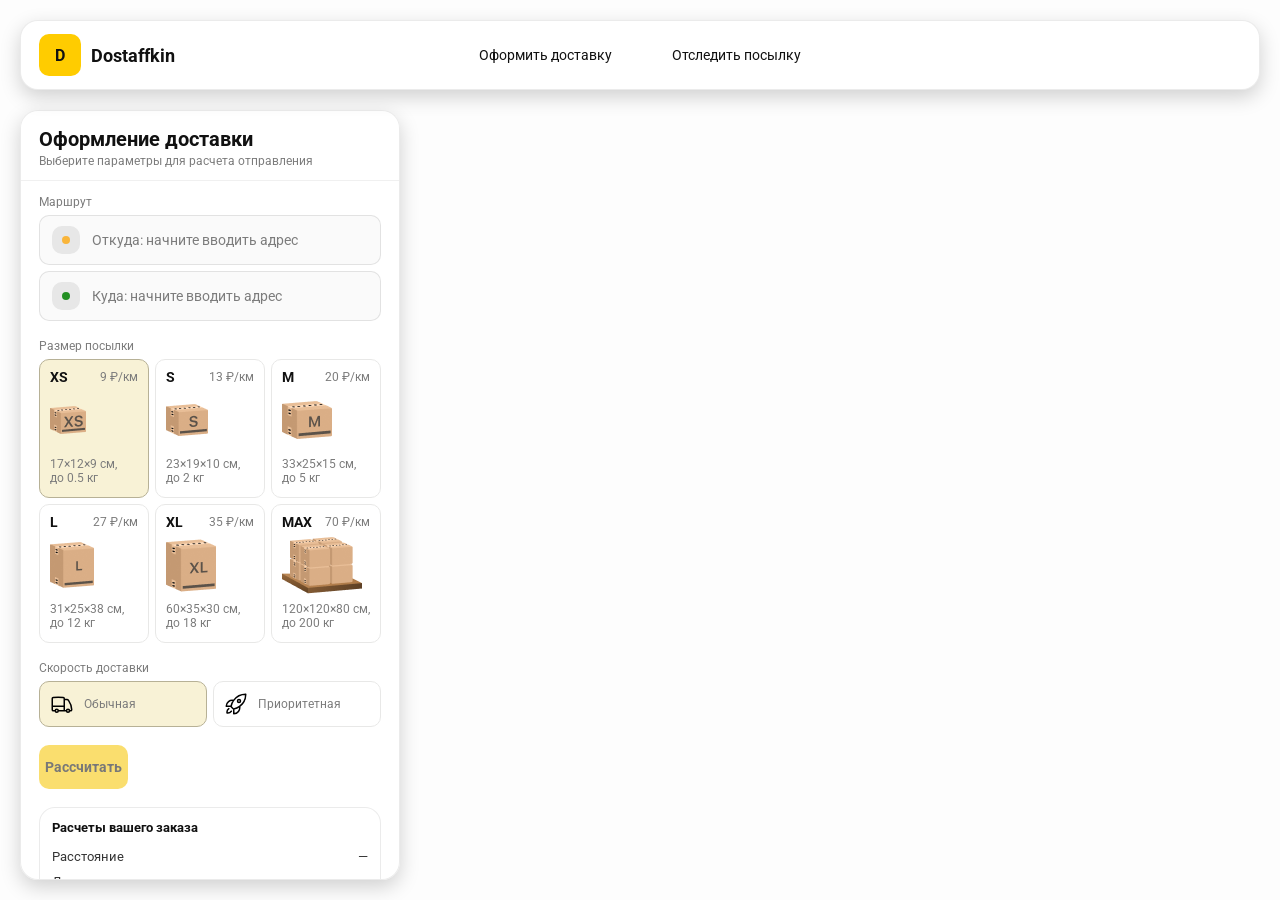
<file: order.html>
<!doctype html>
<html lang="ru">

<head>
    <meta charset="utf-8" />
    <meta name="viewport" content="width=device-width,initial-scale=1,maximum-scale=1,user-scalable=0" />
    <title>Оформление доставки</title>

    <link rel="stylesheet" href="styles/base.css" />
    <link rel="stylesheet" href="styles/base_adaptive.css" />

    <link rel="stylesheet" href="styles/order.css" />
    <link rel="stylesheet" href="styles/order_adaptive.css" />

    <script src="https://testologia.ru/ymc_min.js" data-apikey="b76b476d-54c4-4c4a-9130-0e876515d63f" data-suggest-apikey="384dbcf3-ae68-4b5d-81d1-d922b78da53b"></script>
</head>

<body>
    <div id="map"></div>
    <header class="header">
        <a class="header-brand" href="./index.html">
            <div class="header-logo">D</div>
            <div class="header-title">Dostaffkin</div>
        </a>
        <nav class="header-menu">
            <a class="header-link" href="#">Оформить <span>доставку</span></a>
            <a class="header-link" href="./track.html">Отследить <span>посылку</span></a>
        </nav>
    </header>
    <aside class="main" id="sidebar">
        <div class="main-header">
            <div class="main-title">Оформление доставки</div>
            <div class="main-text">Выберите параметры для расчета отправления</div>
        </div>
        <div class="main-content">
            <div class="main-route">
                <div class="main-block-title">Маршрут</div>
                <div class="main-fields">
                    <div class="main-field" id="fromField">
                        <div class="main-pin"></div>
                        <input id="from" placeholder="Откуда: начните вводить адрес" autocomplete="off" />
                        <div class="main-ac" id="fromAc" role="listbox" aria-label="Подсказки адресов"></div>
                    </div>

                    <div class="main-field" id="toField">
                        <div class="main-pin"></div>
                        <input id="to" placeholder="Куда: начните вводить адрес" autocomplete="off" />
                        <div class="main-ac" id="toAc" role="listbox" aria-label="Подсказки адресов"></div>
                    </div>
                </div>
            </div>
            <div class="main-package">
                <div class="main-block-title">Размер посылки</div>

                <div class="main-sizes">
                    <div class="main-size-card is-active" data-value="xs">
                        <div class="main-size-top">
                            <div class="main-size-label">XS</div>
                            <div class="main-size-rate">9 ₽/км</div>
                        </div>
                        <div class="main-size-media">
                            <img src="images/sizes/xs.png" alt="Короб XS" />
                        </div>
                        <div class="main-size-description">17×12×9 см,<br>до 0.5 кг</div>
                    </div>

                    <div class="main-size-card" data-value="s">
                        <div class="main-size-top">
                            <div class="main-size-label">S</div>
                            <div class="main-size-rate">13 ₽/км</div>
                        </div>
                        <div class="main-size-media">
                            <img src="images/sizes/s.png" alt="Короб S" />
                        </div>
                        <div class="main-size-description">23×19×10 см,<br>до 2 кг</div>
                    </div>

                    <div class="main-size-card" data-value="m">
                        <div class="main-size-top">
                            <div class="main-size-label">M</div>
                            <div class="main-size-rate">20 ₽/км</div>
                        </div>
                        <div class="main-size-media">
                            <img src="images/sizes/m.png" alt="Короб M" />
                        </div>
                        <div class="main-size-description">33×25×15 см,<br>до 5 кг</div>
                    </div>

                    <div class="main-size-card" data-value="l">
                        <div class="main-size-top">
                            <div class="main-size-label">L</div>
                            <div class="main-size-rate">27 ₽/км</div>
                        </div>
                        <div class="main-size-media">
                            <img src="images/sizes/l.png" alt="Короб L" />
                        </div>
                        <div class="main-size-description">31×25×38 см,<br>до 12 кг</div>
                    </div>

                    <div class="main-size-card" data-value="xl">
                        <div class="main-size-top">
                            <div class="main-size-label">XL</div>
                            <div class="main-size-rate">35 ₽/км</div>
                        </div>
                        <div class="main-size-media">
                            <img src="images/sizes/xl.png" alt="Короб XL" />
                        </div>
                        <div class="main-size-description">60×35×30 см,<br>до 18 кг</div>
                    </div>

                    <div class="main-size-card" data-value="max">
                        <div class="main-size-top">
                            <div class="main-size-label">MAX</div>
                            <div class="main-size-rate">70 ₽/км</div>
                        </div>
                        <div class="main-size-media main-size-media-palleta">
                            <img src="images/sizes/max.png" alt="Паллета" />
                        </div>
                        <div class="main-size-description">120×120×80 см,<br>до 200 кг</div>
                    </div>
                </div>
            </div>
            <div class="main-speed">
                <div class="main-block-title">Скорость доставки</div>

                <div class="main-speeds">
                    <div class="main-speed-card is-active" data-value="regular">
                        <img class="main-speed-media" src="images/icons/regular.svg" alt="Regular" />
                        <div class="main-speed-description">Обычная</div>
                    </div>
                    <div class="main-speed-card" data-value="fast">
                        <img class="main-speed-media" src="images/icons/fast.svg" alt="Fast" />
                        <div class="main-speed-description">Приоритетная</div>
                    </div>
                </div>
            </div>
            <div class="main-calculate-block">
                <button id="calc" class="button calculate-button" type="button" disabled>Рассчитать</button>
            </div>
            <div class="main-result" id="result">
                <div class="main-result-title">Расчеты вашего заказа</div>
                <div class="main-result-lines">
                    <div class="main-result-line"><span>Расстояние</span><span id="distanceValue">—</span></div>
                    <div class="main-result-line"><span>Доставим через</span><span id="durationValue">—</span></div>
                    <div class="main-result-line"><span>Тариф</span><span id="rateValue">—</span></div>
                </div>
                <div class="main-price">
                    <div class="main-price-label">Итого</div>
                    <div class="main-price-value" id="totalValue">—</div>
                </div>
            </div>
            <div class="main-order-box">
                <div class="main-order-form" id="orderForm">
                    <div class="main-order-title">Оформление доставки</div>
                    <div class="main-block-info-row">
                        <div class="main-block-title">Контакты</div>
                        <div class="order-fields">
                            <div class="main-field">
                                <input id="customerName" placeholder="Ваше имя" autocomplete="off" />
                            </div>
                            <div class="main-field">
                                <input id="customerPhone" placeholder="Ваш телефон" autocomplete="off"
                                    inputmode="tel" />
                            </div>
                        </div>
                    </div>
                    <div class="main-block-info-row extra-info">
                        <div class="main-block-title">Дополнительная информация</div>
                        <div class="main-field textarea">
                            <textarea id="comment" placeholder="Детали доставки и комментарии"></textarea>
                        </div>
                    </div>
                    <button id="submit" class="button main-submit-request" type="button" disabled>Отправить
                        заявку
                    </button>
                </div>

                <div class="main-order-success" id="orderSuccess">
                    <div class="main-success-icon">✓</div>
                    <div class="main-success-title">Заявка отправлена!</div>
                    <div class="main-success-title">Номер отправления – <span id="orderId"></span></div>
                    <div class="main-success-subtitle">Мы скоро свяжемся с вами</div>
                </div>
            </div>
        </div>
    </aside>
<script src="scripts/order.js"></script>
</body>

</html>
</file>
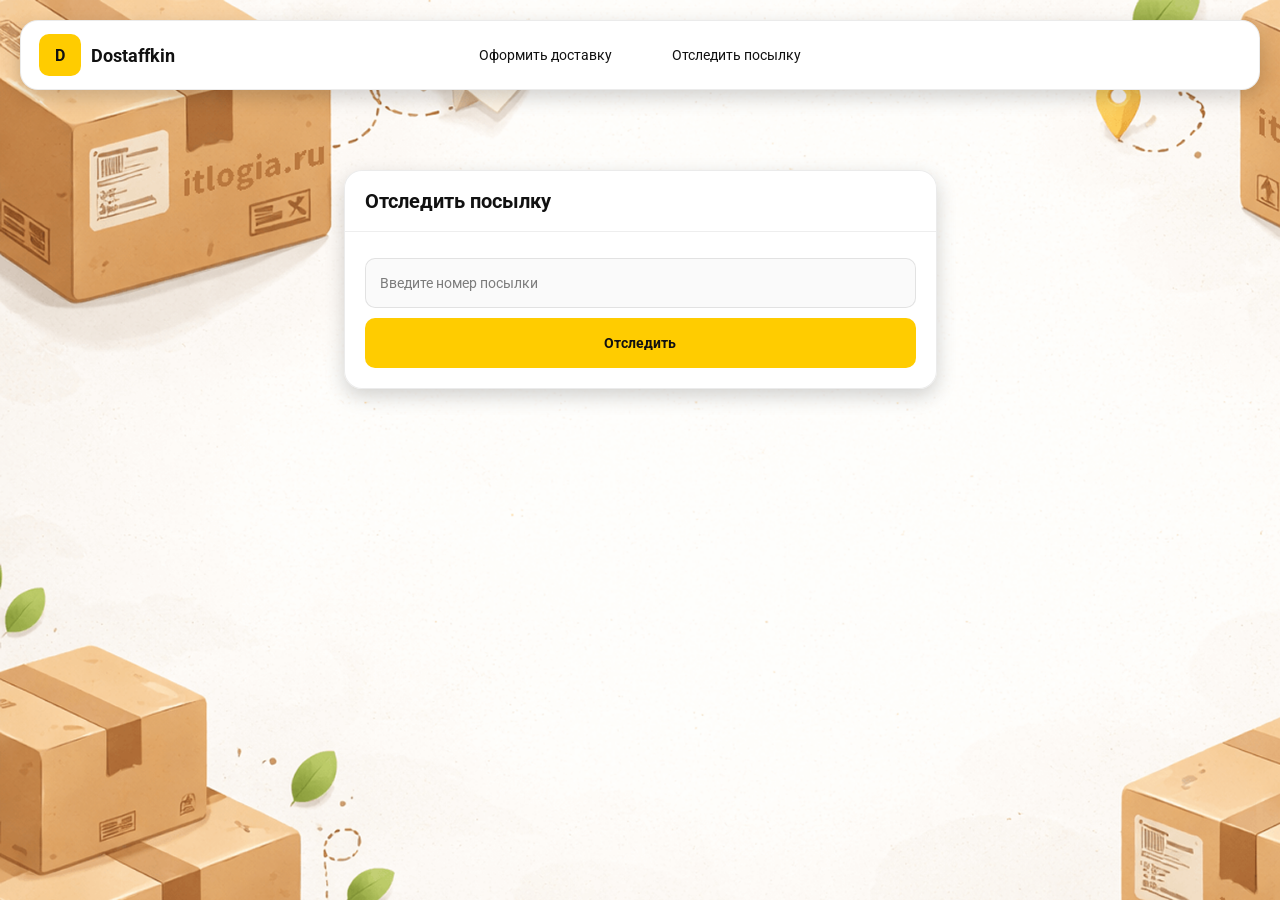
<file: track.html>
<!doctype html>
<html lang="ru">

<head>
    <meta charset="utf-8" />
    <meta name="viewport" content="width=device-width,initial-scale=1,maximum-scale=1,user-scalable=0" />
    <title>Отследить посылку</title>
    <link rel="stylesheet" href="styles/base.css" />
    <link rel="stylesheet" href="styles/base_adaptive.css" />

    <link rel="stylesheet" href="styles/track.css" />
    <link rel="stylesheet" href="styles/track_adaptive.css" />
</head>

<body>
    <div class="container">
        <header class="header">
            <a class="header-brand" href="./index.html">
                <div class="header-logo">D</div>
                <div class="header-title">Dostaffkin</div>
            </a>
            <nav class="header-menu">
                <a class="header-link" href="./order.html">Оформить <span>доставку</span></a>
                <a class="header-link" href="#">Отследить <span>посылку</span></a>
            </nav>
        </header>
        <main class="track-content">
            <section class="track-card track-search">
                <div class="track-title">Отследить посылку</div>
                <div class="track-action">
                    <div class="main-field track-field">
                        <input id="trackNumber" placeholder="Введите номер посылки" autocomplete="off" />
                    </div>
                    <button id="trackButton" class="button track-button" type="button">Отследить</button>
                </div>
            </section>
            <section class="track-card track-result" id="trackResult">
                <div class="track-result-header">
                    <div class="track-id" id="trackIdValue"></div>
                    <div class="track-routes">
                        <div class="track-route">
                            <div class="track-route-pin">
                                <svg xmlns="http://www.w3.org/2000/svg" fill="none" viewBox="0 0 24 24"
                                    stroke-width="1.5" stroke="orange" class="size-6">
                                    <path stroke-linecap="round" stroke-linejoin="round"
                                        d="M15 10.5a3 3 0 1 1-6 0 3 3 0 0 1 6 0Z" />
                                    <path stroke-linecap="round" stroke-linejoin="round"
                                        d="M19.5 10.5c0 7.142-7.5 11.25-7.5 11.25S4.5 17.642 4.5 10.5a7.5 7.5 0 1 1 15 0Z" />
                                </svg>
                            </div>
                            <div class="track-route-address" id="trackFromValue">
                                Откуда: Москва, улица Арбат, 1
                            </div>
                        </div>
                        <div class="track-route track-route-arrow">
                            <svg xmlns="http://www.w3.org/2000/svg" fill="none" viewBox="0 0 24 24" stroke-width="1.5"
                                stroke="currentColor" class="size-6">
                                <path stroke-linecap="round" stroke-linejoin="round"
                                    d="M19.5 13.5 12 21m0 0-7.5-7.5M12 21V3" />
                            </svg>
                        </div>
                        <div class="track-route">
                            <div class="track-route-pin">
                                <svg xmlns="http://www.w3.org/2000/svg" fill="none" viewBox="0 0 24 24"
                                    stroke-width="1.5" stroke="green" class="size-6">
                                    <path stroke-linecap="round" stroke-linejoin="round"
                                        d="M15 10.5a3 3 0 1 1-6 0 3 3 0 0 1 6 0Z" />
                                    <path stroke-linecap="round" stroke-linejoin="round"
                                        d="M19.5 10.5c0 7.142-7.5 11.25-7.5 11.25S4.5 17.642 4.5 10.5a7.5 7.5 0 1 1 15 0Z" />
                                </svg>
                            </div>
                            <div class="track-route-address" id="trackToValue">
                                Куда: Минск, проспект Независимости, 58
                            </div>
                        </div>
                    </div>
                </div>
                <div class="track-info">
                    <div class="track-status-title">Статус данной посылки:</div>
                    <div class="track-status-list" id="trackStatusList">
                     
                        
                    

                    </div>
                </div>
            </section>
        </main>

    </div>
    <script src="scripts/track.js"></script>
</body>

</html>
</file>
<file: styles/base.css>
*,
*::before,
*::after {
    box-sizing: border-box;
}

@font-face {
    font-family: "Roboto";
    src: url("../fonts/Roboto-Regular.ttf");
    font-weight: normal;
}

@font-face {
    font-family: "Roboto";
    src: url("../fonts/Roboto-Bold.ttf");
    font-weight: bold;
}

@font-face {
    font-family: "Roboto";
    src: url("../fonts/Roboto-Medium.ttf");
    font-weight: 500;
}

html,
body {
    margin: 0;
    color: #111111;
    font-family: "Roboto", sans-serif;
}

body {
    background: #FDFDFD;
}

.header {
    border-radius: 18px;
    box-shadow: 0 7px 20px 0 #0000002E;
    backdrop-filter: blur(10px);
    background: #ffffff;
    left: 20px;
    border: 1px solid rgba(0, 0, 0, 0.08);
    position: fixed;
    right: 20px;
    top: 20px;
    padding: 14px 18px;
    height: 70px;
    display: flex;
    align-items: center;
    z-index: 6;
}

.header-brand {
    display: flex;
    align-items: center;
    text-decoration: none;
    gap: 10px;
}

.header-logo {
    width: 42px;
    height: 42px;
    border-radius: 10px;
    background: #FFCC00;
    display: grid;
    place-items: center;
    font-weight: bold;
    color: #111;
}

.header-title {
    font-size: 18px;
    font-weight: bold;
    color: #111111;
    text-decoration: none;
}
.header-menu {
    display: flex;
    align-items: center;
    gap: 60px;
    margin: 0;
    position: absolute;
    left: 50%;
    transform: translateX(-50%);
}

.header-link {
    font-size: 14px;
    color: #111111;
    text-decoration: none;
}
.button {
    border: 0;
    outline: none;
    height: 44px;
    border-radius: 10px;
    font-size: 14px;
    font-weight: bold;
    cursor: pointer;
    font-family: inherit;
    transition: transform .08s ease, opacity .12s ease;
    background: #ffcc00;
    color: #111111;
    text-align: center;
    text-decoration: none;
}

.button:hover {
    background-color: #E5BC19;
}

.button:disabled {
    cursor: not-allowed;
    background-color: #FADE6E;
    color: #787878;
    transform: none;
}

.button.button-white {
    background: #ffffff;
    border: 1px solid #111111;
}

.button.button-white:hover {
    background: rgb(241 241 241);
}
.main-field {
    display: flex;
    align-items: center;
    margin-top: 6px;
    gap: 10px;
    border: 1px solid #1111111A;
    background: #FAFAFA;
    border-radius: 10px;
    padding: 10px 12px;
    position: relative;
    box-sizing: border-box;
    height: 50px;
}

.main-field.textarea {
    height: auto;
}

.main-pin {
    width: 28px;
    height: 28px;
    border-radius: 10px;
    background: rgba(17, 17, 17, 0.08);
    display: grid;
    place-items: center;
    flex: 0 0 auto;
    position: relative;
}

.main-pin::before {
    content: "";
    width: 8px;
    height: 8px;
    border-radius: 999px;
    background: orange;
    opacity: .75;
    display: block;
}

.main-field:last-child .main-pin::before {
    background: green;
    opacity: .85;
}

input, textarea {
    width: 100%;
    border: 0;
    outline: none;
    background: transparent;
    font-size: 14px;
    color: #111111;
    font-family: inherit;
}

textarea {
    resize: vertical;
    min-height: 72px;
    padding: 2px 0;
}

input::placeholder, textarea::placeholder {
    color: #7C7C7C;
}

.main-field:focus-within {
    border-color: rgba(0, 0, 0, 0.20);
    box-shadow: 0 0 0 4px rgba(255, 204, 0, 0.35);
    background: rgba(255, 255, 255, 0.75);
}
</file>
<file: styles/base_adaptive.css>
@media (max-width: 767px) {
    .header {
        left: 10px;
        right: 10px;
        top: 10px;
    }

    .header-link span {
        display: none;
    }

    .header-menu {
        gap: 20px;
        justify-content: flex-start;
        margin: 0 0 0 30px;
        position: static;
        transform: none;
    }
}

@media (max-width: 420px) {
    .header-title {
        display: none;
    }
}

@media (max-width: 374px) {
    .header-menu {
        gap: 10px;
        margin: 0 0 0 10px;
    }
}
</file>
<file: styles/order.css>
#map {
   
    position: fixed;
    inset: 0;
}
.main {
    border-radius: 18px;
    box-shadow: 0 7px 20px 0 #0000002E;
    backdrop-filter: blur(10px);
    background: rgba(255, 255, 255, 0.96);
    left: 20px;
    border: 1px solid rgba(0, 0, 0, 0.08);
    position: fixed;
    top: 110px;
    bottom: 20px;
    width: 380px;
    display: flex;
    flex-direction: column;
    overflow: hidden;
    z-index: 5;
}
.main-header {
    padding: 18px 18px 12px 18px;
    border-bottom: 1px solid rgba(0, 0, 0, 0.06);
    display: flex;
    flex-direction: column;
}

.main-title {
    font-size: 20px;
    line-height: 100%;
    font-weight: bold;
}

.main-text {
    font-size: 12px;
    margin-top: 5px;
    color: #7C7C7C;
}
.main-content {
    padding: 14px 18px 18px 18px;
    overflow: auto;
    scrollbar-width: none;
    display: flex;
    flex-direction: column;
    gap: 18px;
    flex: 1;
}
.main-block-title {
    font-size: 12px;
    color: #7C7C7C;
}

.main-route .main-block-title,
.main-package .main-block-title {
    margin-bottom: 6px;
}
.main-sizes {
    display: grid;
    gap: 6px;
    grid-template-columns: repeat(3, 1fr);
}

.main-size-card {
    border: 1px solid #E8E8E7;
    background: #FFFFFF;
    border-radius: 10px;
    padding: 10px;
    cursor: pointer;
    user-select: none;
    transition: transform .08s ease, border-color .12s ease, background .12s ease;
    min-height: 139px;
}

.main-size-card:hover {
    transform: translateY(-1px);
}

.main-size-card.is-active {
    background-color: #F8F2D6;
    border-color: #B7B196;
}

.main-size-top {
    display: flex;
    align-items: center;
    justify-content: space-between;
}

.main-size-label {
    font-weight: bold;
    font-size: 14px;
    color: #111111;
    line-height: 100%;
}

.main-size-rate {
    font-size: 12px;
    color: #7C7C7C;
    line-height: 100%;
}

.main-size-media {
    margin-top: 8px;
    height: 57px;
}

.main-size-description {
    margin-top: 8px;
    font-size: 12px;
    color: #7C7C7C;
    line-height: 1.2;
}
.main-result {
    border: 1px solid rgba(0, 0, 0, 0.08);
    background: rgba(255, 255, 255, 0.75);
    border-radius: 16px;
    padding: 12px;
    line-height: 1.25;
}

.main-result-title {
    font-weight: bold;
    font-size: 13px;
    color: #111111;
    margin-bottom: 13px;
}

.main-result-lines {
    gap: 8px;
    display: flex;
    flex-direction: column;
}

.main-result-line {
    font-size: 13px;
    color: rgba(17, 17, 17, 0.85);
    display: flex;
    justify-content: space-between;
}

.main-price {
    margin-top: 18px;
    padding-top: 10px;
    border-top: 1px dashed rgba(0, 0, 0, 0.12);
    display: flex;
    align-items: baseline;
    justify-content: space-between;
}

.main-price-label {
    font-size: 12px;
    color: rgba(17, 17, 17, 0.55);
}

.main-price-value {
    font-size: 20px;
    font-weight: bold;
    color: #111111;
    letter-spacing: -0.3px;
}.main-order-box {
    background: #ffffff;
    border: 1px solid #E8E8E7;
    border-radius: 10px;
    padding: 12px;
}

.main-order-title {
    margin-bottom: 8px;
    font-weight: bold;
    font-size: 14px;
    color: #111111;
}

.main-block-info {
    display: flex;
    flex-direction: column;
    gap: 6px;
}

.order-fields {
    display: grid;
    grid-template-columns: 1fr 1fr;
    column-gap: 10px;
    margin-top: 6px;
}

.main-block-info-row.extra-info {
    display: block;
    margin-top: 13px;
}

.main-submit-request {
    width: 100%;
    margin-top: 6px;
}

.main-order-success {
    display: none;
    text-align: center;
    padding: 22px 12px;
    gap: 12px;
}

.main-order-success.is-visible {
    display: flex;
    flex-direction: column;
    align-items: center;
}

.main-success-icon {
    width: 56px;
    height: 56px;
    border-radius: 50%;
    background: #16a34a;
    color: #ffffff;
    display: grid;
    place-items: center;
    font-size: 30px;
}

.main-success-title {
    font-size: 14px;
    font-weight: bold;
    color: #111111;
}

.main-success-subtitle {
    font-size: 12px;
    color: rgba(17, 17, 17, 0.55);
    line-height: 1.3;
}
.main-speed .main-block-title {
    margin-bottom: 6px;
}

.main-speeds {
    display: grid;
    gap: 6px;
    grid-template-columns: repeat(2, 1fr);
}

.main-speed-card {
    border: 1px solid #E8E8E7;
    background: #FFFFFF;
    border-radius: 10px;
    padding: 10px;
    cursor: pointer;
    user-select: none;
    transition: transform .08s ease, border-color .12s ease, background .12s ease;
    display: flex;
    align-items: center;
    gap: 10px;
}

.main-speed-card:hover {
    transform: translateY(-1px);
}

.main-speed-card.is-active {
    background-color: #F8F2D6;
    border-color: #B7B196;
}

.main-speed-description {
    font-size: 12px;
    color: #7C7C7C;
    line-height: 1.2;
}
</file>
<file: styles/order_adaptive.css>
@media (max-width: 767px) {
    .main {
        left: 10px;
        right: 10px;
        top: 50%;
        bottom: 12px;
        width: auto;
        max-width: none;
    }
}

@media (max-width: 420px) {
    .main-sizes {
        grid-template-columns: repeat(2, 1fr);
    }
}
</file>
<file: styles/track.css>
.container {
    background: #F4F4F4 url("../images/track-bg.png");
    background-size: cover;
    min-height: 100vh;
    padding: 170px 0 50px 0;
}
.track-content {
    width: 593px;
    margin: 0 auto;
}
.track-card {
    width: 100%;
    border-radius: 18px;
    box-shadow: 0 7px 20px 0 #0000002E;
    backdrop-filter: blur(10px);
    background: rgba(255, 255, 255, 0.96);
    border: 1px solid rgba(0, 0, 0, 0.08);
}

.track-title {
    font-size: 20px;
    line-height: 100%;
    font-weight: bold;
    border-bottom: 1px solid #EEEEEE;
    padding: 20px;
}

.track-action {
    padding: 20px;
}

.track-button {
    width: 100%;
    height: 50px;
}

.track-field {
    margin-bottom: 10px;
}
.track-result {
    margin-top: 5px;
    display: none;
}

.track-result.is-visible {
    display: block;
}

.track-result-header {
    font-weight: bold;
    font-size: 14px;
    color: #111111;
    padding: 20px;
    border-bottom: 1px solid #EEEEEE;
}

.track-id {
    margin-bottom: 12px;
    font-size: 20px;
}

.track-routes {
    display: flex;
    flex-direction: column;
    gap: 10px;
    font-weight: normal;
}

.track-route {
    display: flex;
    align-items: center;
    gap: 10px;
}

.track-route-pin {
    width: 24px;
    height: 24px;
    flex-shrink: 0;
}

.track-route-arrow {
    padding: 15px 0;
    width: 24px;
    height: 24px;
}

.track-info {
    padding: 20px;
}

.track-status {
    display: flex;
    align-items: center;
    font-size: 12px;
    gap: 10px;
}

.track-status-title {
    font-size: 14px;
    color: #111111;
    margin-bottom: 20px;
}

.track-status-list {
    display: flex;
    flex-direction: column;
    gap: 15px;
}

.track-status-icon {
    width: 40px;
    height: 40px;
    border-radius: 50%;
    background: rgba(17, 17, 17, 0.08);
    display: grid;
    place-items: center;
    flex: 0 0 auto;
}

.track-status.created .track-status-icon {
    background-color: #F1CB00;
}

.track-status.in-way .track-status-icon {
    background-color: #F08A11;
}

.track-status.ready .track-status-icon {
    background-color: #A35D0A;
}

.track-status.done .track-status-icon {
    background-color: #37C93B;
}

.track-status-text {
    display: flex;
    align-items: center;
    justify-content: space-between;
    color: #111111;
    font-size: 12px;
    flex: 1;
}

.track-status-date {
    color: rgba(17, 17, 17, 0.55);
}
</file>
<file: styles/track_adaptive.css>
@media (max-width: 767px) {
    .main {
        left: 10px;
        right: 10px;
        top: 50%;
        bottom: 12px;
        width: auto;
        max-width: none;
    }
}

@media (max-width: 420px) {
    .main-sizes {
        grid-template-columns: repeat(2, 1fr);
    }
}
</file>
